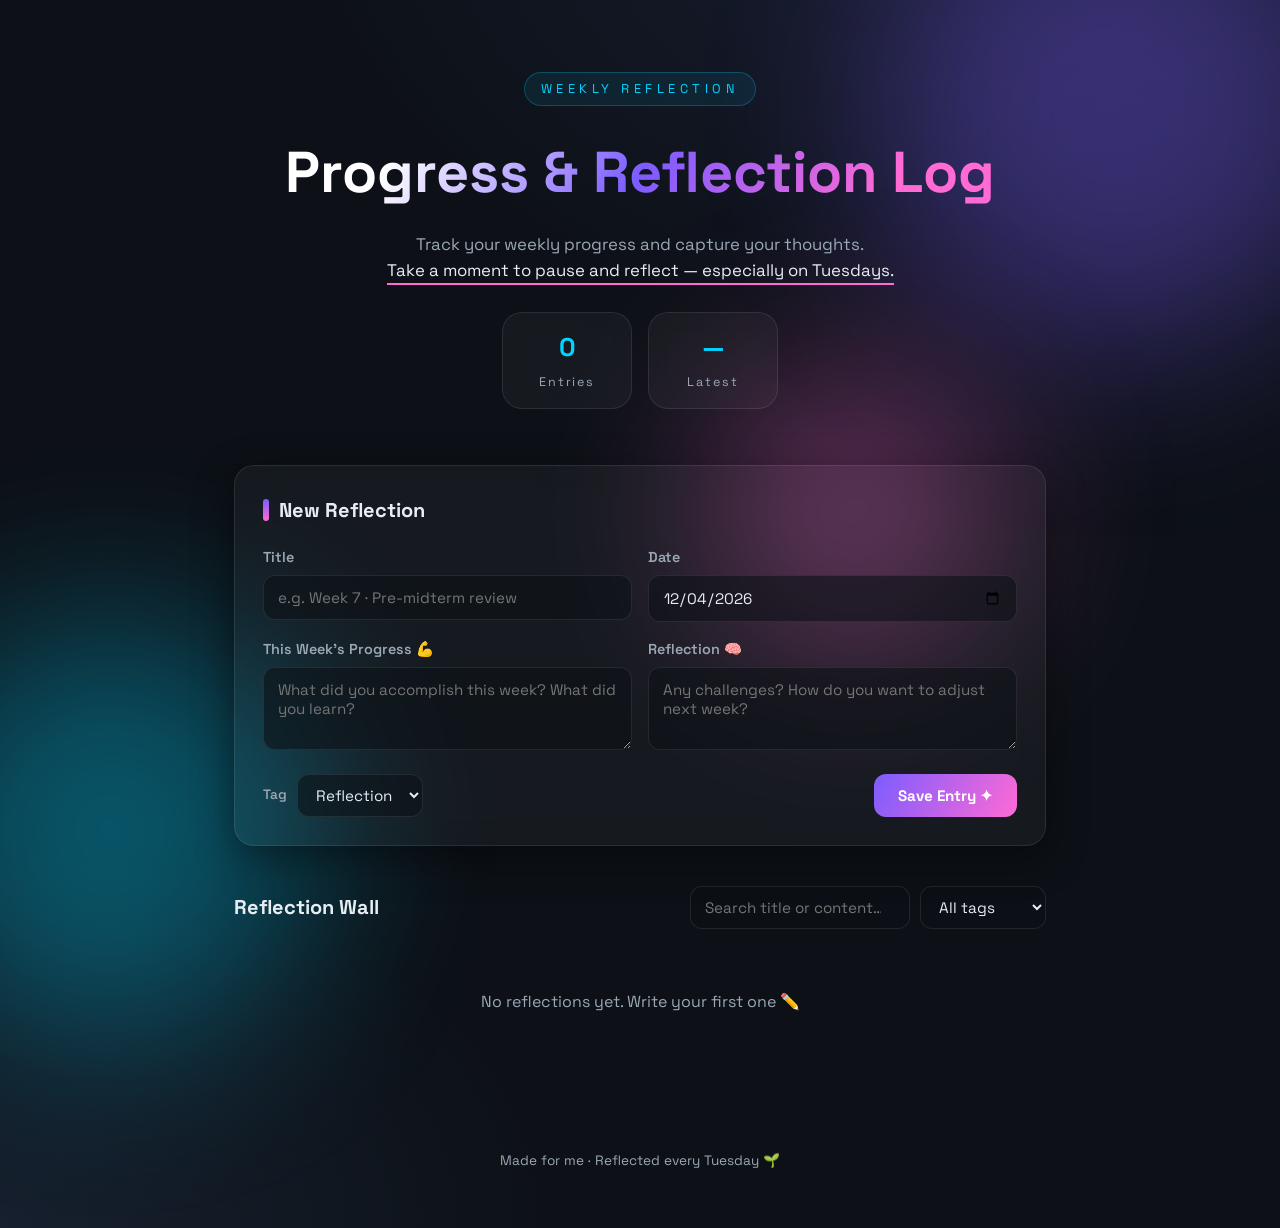
<file: index.html>
<!DOCTYPE html>
<html lang="en">
  <head>
    <meta charset="UTF-8" />
    <meta name="viewport" content="width=device-width, initial-scale=1.0" />
    <title>Reflection Log</title>
    <link rel="preconnect" href="https://fonts.googleapis.com" />
    <link rel="preconnect" href="https://fonts.gstatic.com" crossorigin />
    <link
      href="https://fonts.googleapis.com/css2?family=Noto+Serif+TC:wght@400;600;800&family=Space+Grotesk:wght@400;500;700&display=swap"
      rel="stylesheet"
    />
    <link rel="stylesheet" href="style.css" />
  </head>
  <body>
    <div class="blob blob-1"></div>
    <div class="blob blob-2"></div>
    <div class="blob blob-3"></div>

    <header class="hero">
      <p class="eyebrow">Weekly Reflection</p>
      <h1>Progress &amp; Reflection Log</h1>
      <p class="subtitle">
        Track your weekly progress and capture your thoughts.<br />
        <span class="highlight">Take a moment to pause and reflect — especially on Tuesdays.</span>
      </p>
      <div class="stats">
        <div class="stat">
          <span id="stat-count" class="stat-num">0</span>
          <span class="stat-label">Entries</span>
        </div>
        <div class="stat">
          <span id="stat-latest" class="stat-num">—</span>
          <span class="stat-label">Latest</span>
        </div>
      </div>
    </header>

    <main>
      <section class="composer card">
        <h2>New Reflection</h2>
        <form id="reflection-form">
          <div class="grid">
            <div class="field">
              <label for="title">Title</label>
              <input
                id="title"
                type="text"
                placeholder="e.g. Week 7 · Pre-midterm review"
                required
              />
            </div>
            <div class="field">
              <label for="date">Date</label>
              <input id="date" type="date" required />
            </div>
          </div>

          <div class="grid">
            <div class="field">
              <label for="progress">This Week's Progress 💪</label>
              <textarea
                id="progress"
                rows="3"
                placeholder="What did you accomplish this week? What did you learn?"
              ></textarea>
            </div>
            <div class="field">
              <label for="reflect">Reflection 🧠</label>
              <textarea
                id="reflect"
                rows="3"
                placeholder="Any challenges? How do you want to adjust next week?"
              ></textarea>
            </div>
          </div>

          <div class="form-footer">
            <div class="tag-box">
              <label class="tag-label">Tag</label>
              <select id="tag">
                <option value="progress">Progress</option>
                <option value="reflection" selected>Reflection</option>
                <option value="milestone">Milestone</option>
              </select>
            </div>
            <button type="submit" class="btn-primary">Save Entry ✦</button>
          </div>
        </form>
      </section>

      <section class="entries">
        <div class="entries-head">
          <h2>Reflection Wall</h2>
          <div class="toolbar">
            <input
              id="search"
              type="search"
              placeholder="Search title or content…"
            />
            <select id="filter">
              <option value="all">All tags</option>
              <option value="progress">Progress</option>
              <option value="reflection">Reflection</option>
              <option value="milestone">Milestone</option>
            </select>
          </div>
        </div>
        <div id="entry-list" class="entry-list"></div>
        <p id="empty-state" class="empty-state">
          No reflections yet. Write your first one ✏️
        </p>
      </section>
    </main>

    <footer>
      <p>Made for me · Reflected every Tuesday 🌱</p>
    </footer>

    <script src="script.js"></script>
  </body>
</html>
</file>
<file: style.css>
:root {
  --bg: #0d1117;
  --bg-soft: #161b22;
  --card: rgba(255, 255, 255, 0.04);
  --card-border: rgba(255, 255, 255, 0.09);
  --text: #e6edf3;
  --text-dim: #9aa7b4;
  --accent-1: #7c5cff;
  --accent-2: #00d4ff;
  --accent-3: #ff6ad5;
  --danger: #ff6b6b;
  --radius: 20px;
  --shadow: 0 12px 40px rgba(0, 0, 0, 0.45);
}

* {
  margin: 0;
  padding: 0;
  box-sizing: border-box;
}

body {
  min-height: 100vh;
  background: radial-gradient(1200px 800px at 80% -10%, #1a1f35 0%, transparent 60%),
    radial-gradient(1000px 700px at 0% 100%, #16202e 0%, transparent 55%),
    var(--bg);
  color: var(--text);
  font-family: "Space Grotesk", "Noto Serif TC", -apple-system, sans-serif;
  line-height: 1.6;
  overflow-x: hidden;
}

.blob {
  position: fixed;
  border-radius: 50%;
  filter: blur(90px);
  opacity: 0.35;
  z-index: -1;
  pointer-events: none;
  animation: drift 18s ease-in-out infinite;
}
.blob-1 {
  width: 480px;
  height: 480px;
  background: var(--accent-1);
  top: -120px;
  right: -80px;
}
.blob-2 {
  width: 420px;
  height: 420px;
  background: var(--accent-2);
  bottom: -140px;
  left: -100px;
  animation-delay: -6s;
}
.blob-3 {
  width: 300px;
  height: 300px;
  background: var(--accent-3);
  top: 40%;
  left: 55%;
  animation-delay: -12s;
}

@keyframes drift {
  0%,
  100% {
    transform: translate(0, 0) scale(1);
  }
  33% {
    transform: translate(40px, -30px) scale(1.15);
  }
  66% {
    transform: translate(-30px, 25px) scale(0.9);
  }
}

.hero {
  max-width: 860px;
  margin: 0 auto;
  padding: 72px 24px 32px;
  text-align: center;
}

.eyebrow {
  display: inline-block;
  font-size: 0.8rem;
  letter-spacing: 0.35em;
  text-transform: uppercase;
  color: var(--accent-2);
  background: rgba(0, 212, 255, 0.08);
  border: 1px solid rgba(0, 212, 255, 0.25);
  padding: 6px 16px;
  border-radius: 999px;
  margin-bottom: 20px;
}

h1 {
  font-size: clamp(2rem, 6vw, 3.6rem);
  font-weight: 800;
  background: linear-gradient(120deg, #fff 20%, var(--accent-1) 50%, var(--accent-3) 80%);
  -webkit-background-clip: text;
  background-clip: text;
  -webkit-text-fill-color: transparent;
  margin-bottom: 12px;
}

.subtitle {
  color: var(--text-dim);
  font-size: 1.05rem;
}

.highlight {
  color: var(--text);
  border-bottom: 2px solid var(--accent-3);
  padding-bottom: 2px;
}

.stats {
  display: flex;
  justify-content: center;
  gap: 16px;
  margin-top: 28px;
}

.stat {
  background: var(--card);
  border: 1px solid var(--card-border);
  border-radius: var(--radius);
  padding: 14px 28px;
  min-width: 130px;
  backdrop-filter: blur(10px);
}

.stat-num {
  display: block;
  font-size: 1.6rem;
  font-weight: 700;
  color: var(--accent-2);
}

.stat-label {
  font-size: 0.78rem;
  color: var(--text-dim);
  letter-spacing: 0.15em;
}

main {
  max-width: 860px;
  margin: 0 auto;
  padding: 24px 24px 64px;
}

.card {
  background: var(--card);
  border: 1px solid var(--card-border);
  border-radius: var(--radius);
  box-shadow: var(--shadow);
  padding: 28px;
  backdrop-filter: blur(14px);
}

.composer h2,
.entries-head h2 {
  font-size: 1.25rem;
  margin-bottom: 20px;
  display: flex;
  align-items: center;
  gap: 10px;
}
.composer h2::before {
  content: "";
  width: 6px;
  height: 22px;
  border-radius: 4px;
  background: linear-gradient(180deg, var(--accent-1), var(--accent-3));
}

.grid {
  display: grid;
  grid-template-columns: 1fr 1fr;
  gap: 16px;
  margin-bottom: 16px;
}

.field label {
  display: block;
  font-size: 0.9rem;
  font-weight: 600;
  color: var(--text-dim);
  margin-bottom: 6px;
}

input,
textarea,
select {
  width: 100%;
  background: rgba(13, 17, 23, 0.6);
  border: 1px solid var(--card-border);
  border-radius: 12px;
  color: var(--text);
  padding: 12px 14px;
  font-family: inherit;
  font-size: 0.95rem;
  transition: border-color 0.2s, box-shadow 0.2s;
}

input:focus,
textarea:focus,
select:focus {
  outline: none;
  border-color: var(--accent-2);
  box-shadow: 0 0 0 3px rgba(0, 212, 255, 0.15);
}

textarea {
  resize: vertical;
  min-height: 80px;
}

.form-footer {
  display: flex;
  align-items: center;
  justify-content: space-between;
  gap: 16px;
  flex-wrap: wrap;
}

.tag-box {
  display: flex;
  align-items: center;
  gap: 10px;
}

.tag-label {
  font-size: 0.85rem;
  font-weight: 600;
  color: var(--text-dim);
}

.tag-box select {
  width: auto;
  padding: 10px 14px;
}

.btn-primary {
  background: linear-gradient(120deg, var(--accent-1), var(--accent-3));
  border: none;
  color: #fff;
  font-family: inherit;
  font-weight: 700;
  font-size: 0.95rem;
  padding: 12px 24px;
  border-radius: 12px;
  cursor: pointer;
  transition: transform 0.15s, box-shadow 0.2s;
}

.btn-primary:hover {
  transform: translateY(-2px);
  box-shadow: 0 8px 24px rgba(124, 92, 255, 0.4);
}

.entries {
  margin-top: 40px;
}

.entries-head {
  display: flex;
  align-items: center;
  justify-content: space-between;
  flex-wrap: wrap;
  gap: 14px;
  margin-bottom: 20px;
}

.entries-head h2 {
  margin-bottom: 0;
}

.toolbar {
  display: flex;
  gap: 10px;
}

.toolbar input,
.toolbar select {
  width: auto;
  padding: 10px 14px;
}

.toolbar input {
  width: 220px;
}

.entry-list {
  display: flex;
  flex-direction: column;
  gap: 18px;
}

.entry {
  background: var(--card);
  border: 1px solid var(--card-border);
  border-left: 4px solid var(--accent-1);
  border-radius: var(--radius);
  padding: 22px 24px;
  backdrop-filter: blur(10px);
  box-shadow: var(--shadow);
  animation: rise 0.4s ease both;
}

.entry[data-tag="progress"] {
  border-left-color: var(--accent-2);
}
.entry[data-tag="milestone"] {
  border-left-color: var(--accent-3);
}

@keyframes rise {
  from {
    opacity: 0;
    transform: translateY(14px);
  }
  to {
    opacity: 1;
    transform: translateY(0);
  }
}

.entry-top {
  display: flex;
  align-items: center;
  justify-content: space-between;
  gap: 12px;
  flex-wrap: wrap;
  margin-bottom: 10px;
}

.entry-title {
  font-size: 1.2rem;
  font-weight: 700;
}

.entry-meta {
  display: flex;
  align-items: center;
  gap: 10px;
}

.badge {
  font-size: 0.72rem;
  font-weight: 700;
  letter-spacing: 0.08em;
  padding: 4px 10px;
  border-radius: 999px;
  text-transform: uppercase;
}

.badge-progress {
  color: var(--accent-2);
  background: rgba(0, 212, 255, 0.12);
  border: 1px solid rgba(0, 212, 255, 0.3);
}
.badge-reflection {
  color: var(--accent-1);
  background: rgba(124, 92, 255, 0.15);
  border: 1px solid rgba(124, 92, 255, 0.35);
}
.badge-milestone {
  color: var(--accent-3);
  background: rgba(255, 106, 213, 0.12);
  border: 1px solid rgba(255, 106, 213, 0.3);
}

.entry-date {
  font-size: 0.8rem;
  color: var(--text-dim);
  font-variant-numeric: tabular-nums;
}

.entry-body {
  display: grid;
  grid-template-columns: 1fr 1fr;
  gap: 16px;
}

.entry-block h4 {
  font-size: 0.78rem;
  color: var(--text-dim);
  letter-spacing: 0.12em;
  margin-bottom: 4px;
}

.entry-block h4::before {
  content: "";
  display: inline-block;
  width: 8px;
  height: 8px;
  border-radius: 50%;
  margin-right: 6px;
  vertical-align: middle;
}
.entry-block:nth-child(1) h4::before {
  background: var(--accent-2);
}
.entry-block:nth-child(2) h4::before {
  background: var(--accent-1);
}

.entry-block p {
  color: var(--text);
  font-size: 0.93rem;
  white-space: pre-wrap;
}

.entry-empty {
  color: var(--text-dim);
  font-style: italic;
}

.entry-actions {
  display: flex;
  gap: 8px;
  justify-content: flex-end;
  margin-top: 14px;
}

.btn-icon {
  background: rgba(255, 255, 255, 0.05);
  border: 1px solid var(--card-border);
  color: var(--text-dim);
  font-family: inherit;
  font-size: 0.75rem;
  padding: 6px 12px;
  border-radius: 8px;
  cursor: pointer;
  transition: color 0.15s, border-color 0.15s, background 0.15s;
}

.btn-icon:hover {
  color: var(--text);
  border-color: var(--accent-2);
}
.btn-icon.danger:hover {
  color: var(--danger);
  border-color: var(--danger);
  background: rgba(255, 107, 107, 0.08);
}

.empty-state {
  text-align: center;
  color: var(--text-dim);
  padding: 40px 0;
  font-size: 1rem;
}

.empty-state.hidden {
  display: none;
}

footer {
  text-align: center;
  padding: 32px 24px 56px;
  color: var(--text-dim);
  font-size: 0.85rem;
}

@media (max-width: 640px) {
  .grid,
  .entry-body {
    grid-template-columns: 1fr;
  }
  .toolbar {
    width: 100%;
  }
  .toolbar input {
    width: 100%;
  }
  .hero {
    padding-top: 48px;
  }
}
</file>
